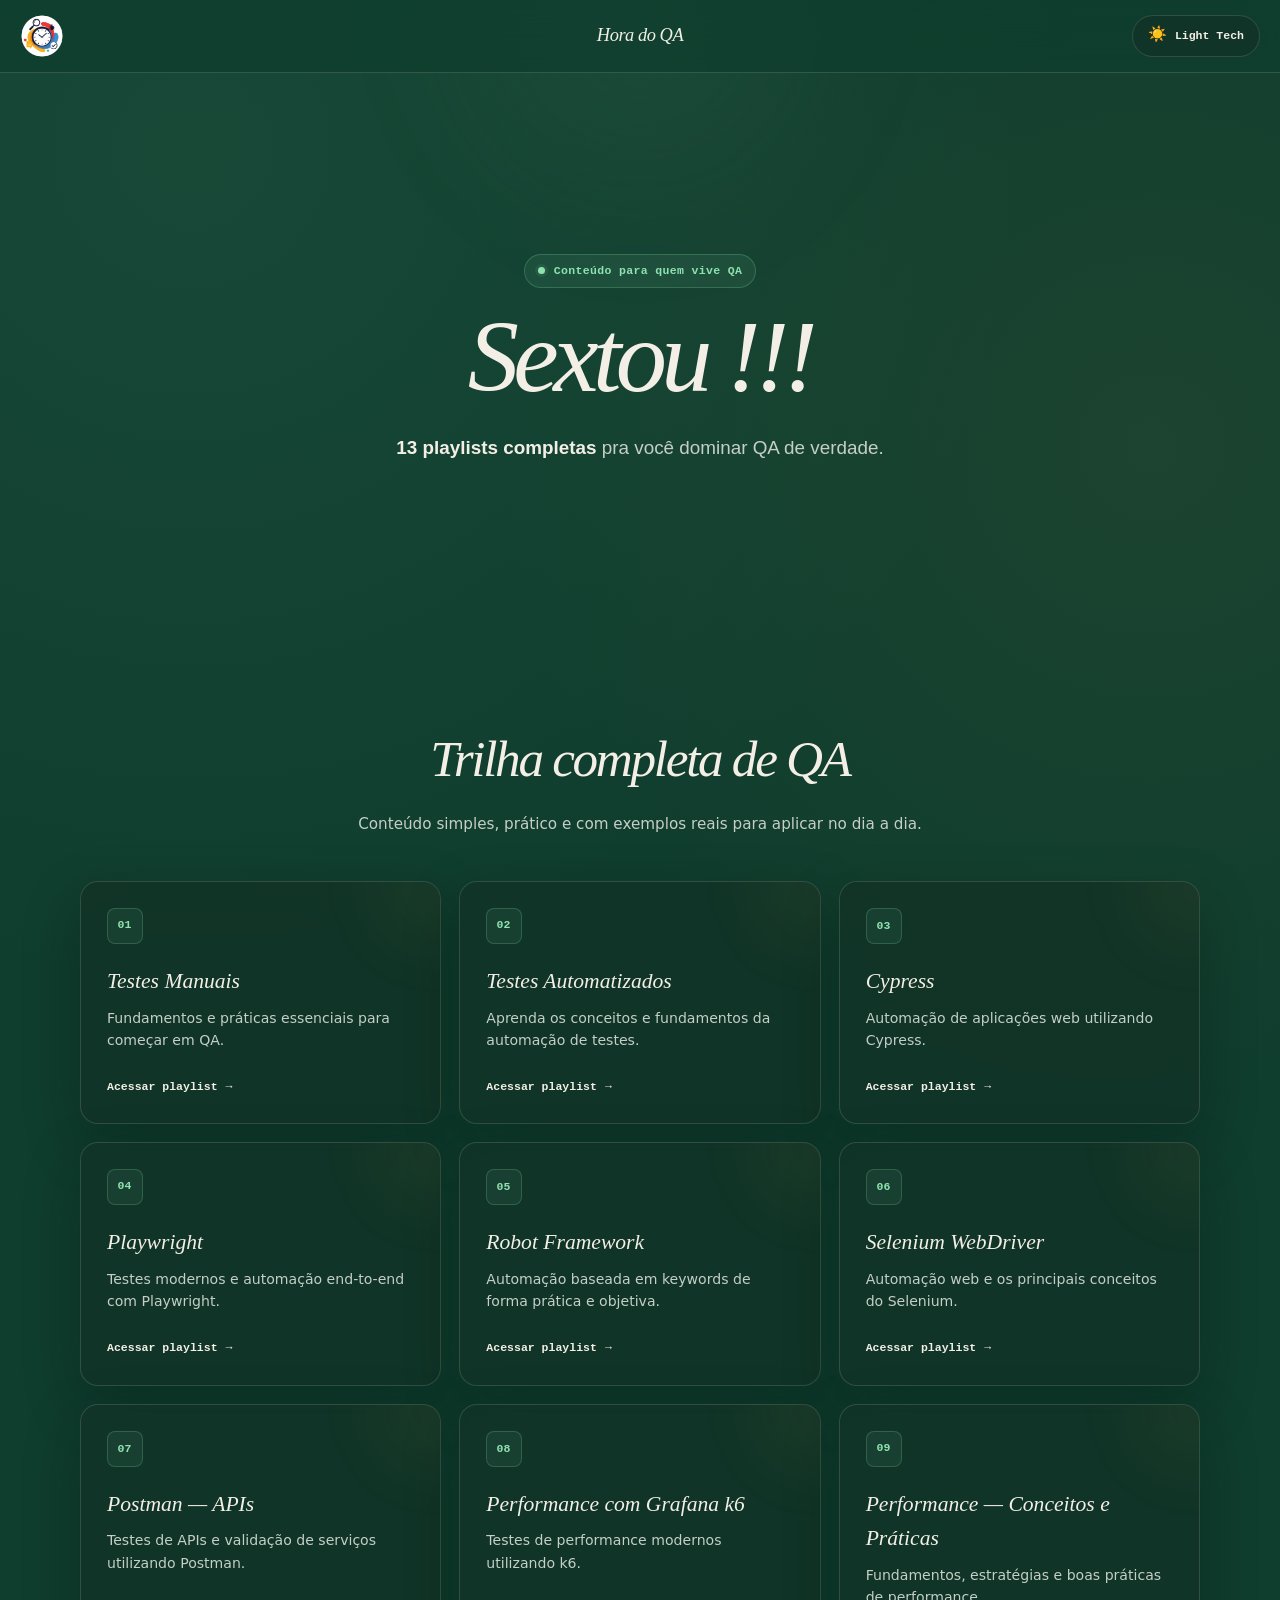
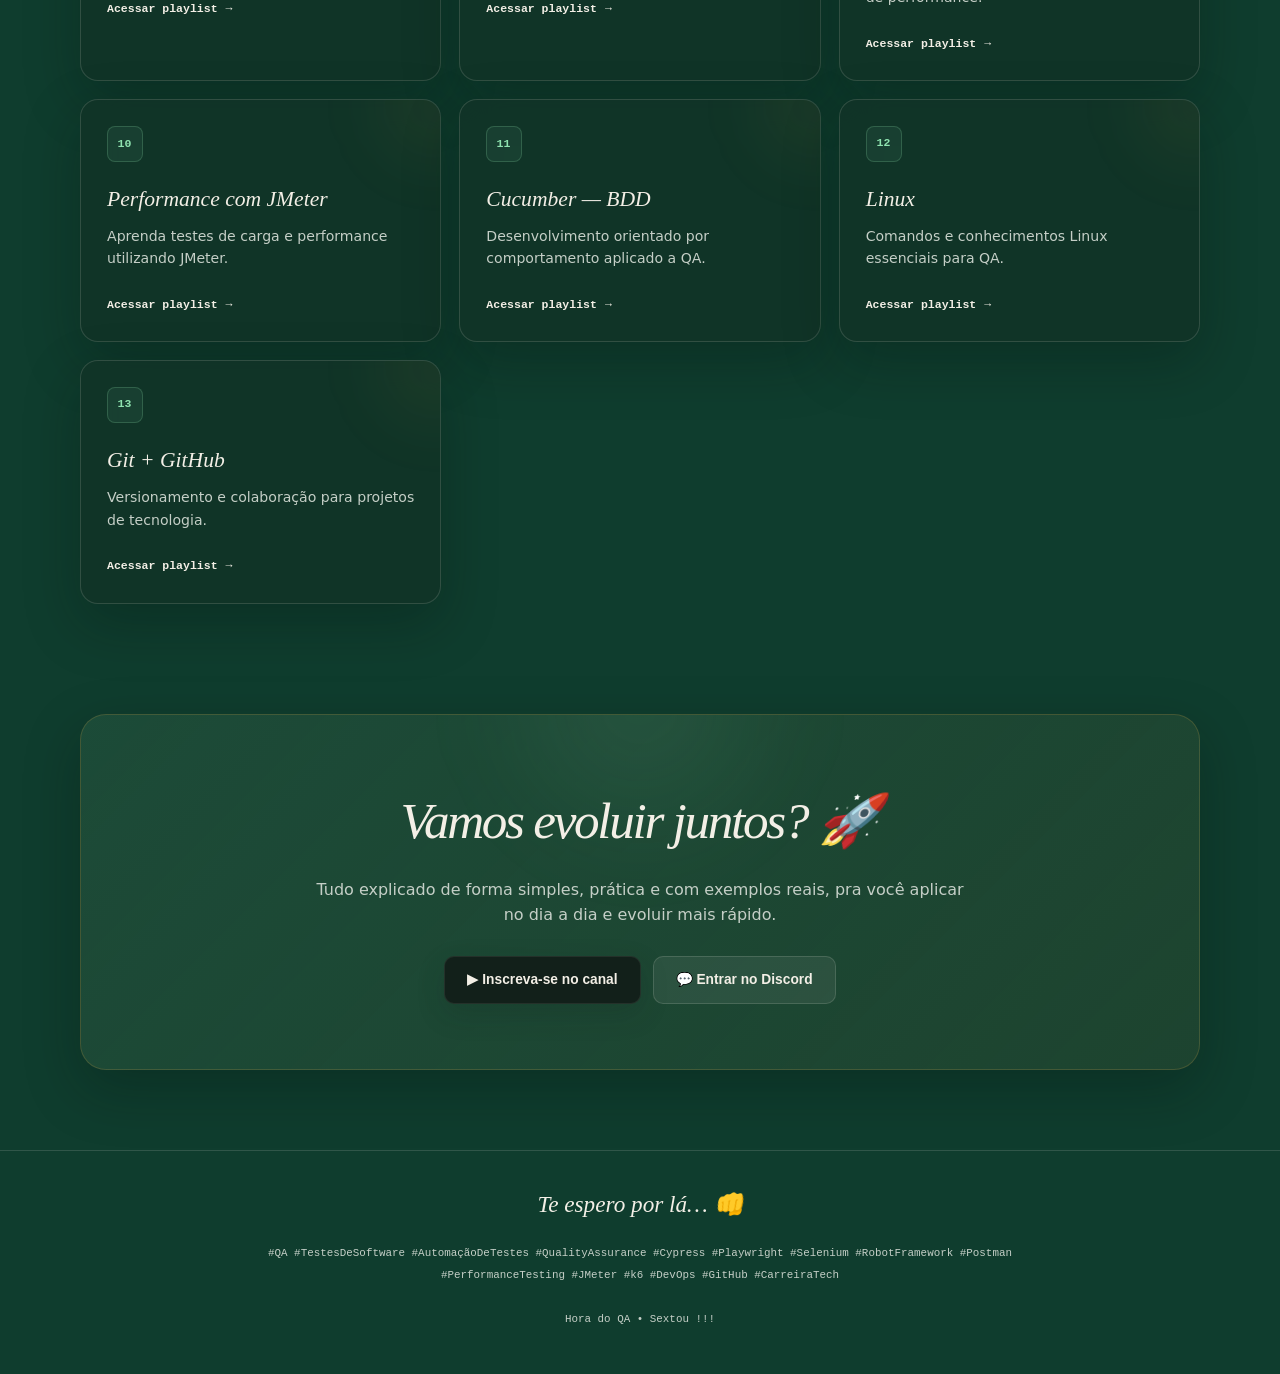
<file: index.html>
<!DOCTYPE html>
<html lang="pt-BR">

<head>
  <meta charset="UTF-8">
  <meta name="viewport" content="width=device-width, initial-scale=1.0">

  <link rel="icon" type="image/png" href="logo.png">
  <link rel="stylesheet" href="css/style.css">

  <meta name="description" content="13 playlists completas para você dominar QA de verdade — do básico ao avançado.">

  <title>Hora do QA — Sextou !!!</title>
</head>

<body>

  <!-- =========================
       TOPBAR
  ========================== -->

  <header class="topbar">
    <div class="topbar-content">

      <a class="brand" href="#" aria-label="Hora do QA — início">
        <img src="./logo.png" alt="Hora do QA" width="44" height="44">
      </a>

      <span class="topbar-title">Hora do QA</span>

      <button class="theme-toggle" id="themeToggle" type="button" aria-label="Ativar Light Tech">
        <span class="theme-icon" id="themeIcon">☀️</span>
        <span id="themeText">Light Tech</span>
      </button>

    </div>
  </header>

  <main>

    <!-- =========================
         HERO
    ========================== -->

    <section class="hero">

      <div class="container">

        <div class="badge">
          Conteúdo para quem vive QA
        </div>

        <h1>
          <span>Sextou !!!</span>
        </h1>

        <p class="hero-subtitle">
          <strong>13 playlists completas</strong>
          pra você dominar QA de verdade.
        </p>

      </div>

    </section>


    <!-- =========================
         PLAYLISTS
    ========================== -->

    <section class="section">

      <div class="container">

        <div class="section-header">

          <h2>Trilha completa de QA</h2>

          <p>
            Conteúdo simples, prático e com exemplos reais
            para aplicar no dia a dia.
          </p>

        </div>


        <div class="playlist-grid">

          <!-- 01 -->
          <article class="playlist">
            <div class="number">01</div>

            <h3>Testes Manuais</h3>

            <p>
              Fundamentos e práticas essenciais para começar em QA.
            </p>

            <a class="playlist-link" href="https://www.youtube.com/playlist?list=PLeE4t9Tme9VI3X8vPYK55GuOqUL7t9iPP"
              target="_blank" rel="noopener noreferrer">
              Acessar playlist
              <span class="arrow">→</span>
            </a>
          </article>


          <!-- 02 -->
          <article class="playlist">
            <div class="number">02</div>

            <h3>Testes Automatizados</h3>

            <p>
              Aprenda os conceitos e fundamentos da automação de testes.
            </p>

            <a class="playlist-link" href="https://www.youtube.com/playlist?list=PLeE4t9Tme9VLJqlPhLIAv7XvpLZ4UOIJm"
              target="_blank" rel="noopener noreferrer">
              Acessar playlist
              <span class="arrow">→</span>
            </a>
          </article>


          <!-- 03 -->
          <article class="playlist">
            <div class="number">03</div>

            <h3>Cypress</h3>

            <p>
              Automação de aplicações web utilizando Cypress.
            </p>

            <a class="playlist-link" href="https://www.youtube.com/playlist?list=PLeE4t9Tme9VKgzA9yTe6mtcZda1COlQL3"
              target="_blank" rel="noopener noreferrer">
              Acessar playlist
              <span class="arrow">→</span>
            </a>
          </article>


          <!-- 04 -->
          <article class="playlist">
            <div class="number">04</div>

            <h3>Playwright</h3>

            <p>
              Testes modernos e automação end-to-end com Playwright.
            </p>

            <a class="playlist-link" href="https://www.youtube.com/playlist?list=PLeE4t9Tme9VKN5Vx-d1Z-iQ_8w6UF4-Ys"
              target="_blank" rel="noopener noreferrer">
              Acessar playlist
              <span class="arrow">→</span>
            </a>
          </article>


          <!-- 05 -->
          <article class="playlist">
            <div class="number">05</div>

            <h3>Robot Framework</h3>

            <p>
              Automação baseada em keywords de forma prática e objetiva.
            </p>

            <a class="playlist-link" href="https://www.youtube.com/playlist?list=PLeE4t9Tme9VIPrx37F1EO0uk3vVweUZns"
              target="_blank" rel="noopener noreferrer">
              Acessar playlist
              <span class="arrow">→</span>
            </a>
          </article>


          <!-- 06 -->
          <article class="playlist">
            <div class="number">06</div>

            <h3>Selenium WebDriver</h3>

            <p>
              Automação web e os principais conceitos do Selenium.
            </p>

            <a class="playlist-link" href="https://www.youtube.com/playlist?list=PLeE4t9Tme9VIq6455bArB616Dxmunnnv3"
              target="_blank" rel="noopener noreferrer">
              Acessar playlist
              <span class="arrow">→</span>
            </a>
          </article>


          <!-- 07 -->
          <article class="playlist">
            <div class="number">07</div>

            <h3>Postman — APIs</h3>

            <p>
              Testes de APIs e validação de serviços utilizando Postman.
            </p>

            <a class="playlist-link" href="https://www.youtube.com/playlist?list=PLeE4t9Tme9VKaB_aarRsJljsTeu22YSLe"
              target="_blank" rel="noopener noreferrer">
              Acessar playlist
              <span class="arrow">→</span>
            </a>
          </article>


          <!-- 08 -->
          <article class="playlist">
            <div class="number">08</div>

            <h3>Performance com Grafana k6</h3>

            <p>
              Testes de performance modernos utilizando k6.
            </p>

            <a class="playlist-link" href="https://www.youtube.com/playlist?list=PLeE4t9Tme9VJabXS_eotTNh2Fg92hf9cX"
              target="_blank" rel="noopener noreferrer">
              Acessar playlist
              <span class="arrow">→</span>
            </a>
          </article>


          <!-- 09 -->
          <article class="playlist">
            <div class="number">09</div>

            <h3>Performance — Conceitos e Práticas</h3>

            <p>
              Fundamentos, estratégias e boas práticas de performance.
            </p>

            <a class="playlist-link" href="https://www.youtube.com/playlist?list=PLeE4t9Tme9VKP-6o10Un6J_gsgTA-LTBh"
              target="_blank" rel="noopener noreferrer">
              Acessar playlist
              <span class="arrow">→</span>
            </a>
          </article>


          <!-- 10 -->
          <article class="playlist">
            <div class="number">10</div>

            <h3>Performance com JMeter</h3>

            <p>
              Aprenda testes de carga e performance utilizando JMeter.
            </p>

            <a class="playlist-link" href="https://www.youtube.com/playlist?list=PLeE4t9Tme9VJR3kLwJl_U69lXO495E6Zn"
              target="_blank" rel="noopener noreferrer">
              Acessar playlist
              <span class="arrow">→</span>
            </a>
          </article>


          <!-- 11 -->
          <article class="playlist">
            <div class="number">11</div>

            <h3>Cucumber — BDD</h3>

            <p>
              Desenvolvimento orientado por comportamento aplicado a QA.
            </p>

            <a class="playlist-link" href="https://www.youtube.com/playlist?list=PLeE4t9Tme9VLx7w7qL4CrqyKuE1M8nWpR"
              target="_blank" rel="noopener noreferrer">
              Acessar playlist
              <span class="arrow">→</span>
            </a>
          </article>


          <!-- 12 -->
          <article class="playlist">
            <div class="number">12</div>

            <h3>Linux</h3>

            <p>
              Comandos e conhecimentos Linux essenciais para QA.
            </p>

            <a class="playlist-link" href="https://www.youtube.com/playlist?list=PLeE4t9Tme9VIk_ejM3a7E0wGJXy-Adohs"
              target="_blank" rel="noopener noreferrer">
              Acessar playlist
              <span class="arrow">→</span>
            </a>
          </article>


          <!-- 13 -->
          <article class="playlist">
            <div class="number">13</div>

            <h3>Git + GitHub</h3>

            <p>
              Versionamento e colaboração para projetos de tecnologia.
            </p>

            <a class="playlist-link" href="https://www.youtube.com/playlist?list=PLeE4t9Tme9VJkrgF4uj-CpnZ4ZHPMbXlf"
              target="_blank" rel="noopener noreferrer">
              Acessar playlist
              <span class="arrow">→</span>
            </a>
          </article>

        </div>

      </div>

    </section>


    <!-- =========================
         CTA
    ========================== -->

    <section class="container">

      <div class="cta">

        <div class="cta-content">

          <h2>Vamos evoluir juntos? 🚀</h2>

          <p>
            Tudo explicado de forma simples, prática e com exemplos reais,
            pra você aplicar no dia a dia e evoluir mais rápido.
          </p>

          <div class="buttons">

            <a class="btn btn-primary" href="https://www.youtube.com/@horadoqa" target="_blank"
              rel="noopener noreferrer">
              ▶ Inscreva-se no canal
            </a>

            <a class="btn btn-secondary" href="https://discord.gg/8h2HHdKPe5" target="_blank" rel="noopener noreferrer">
              💬 Entrar no Discord
            </a>

          </div>

        </div>

      </div>

    </section>

  </main>


  <!-- =========================
       FOOTER
  ========================== -->

  <footer>

    <div class="container">

      <div class="footer-message">
        Te espero por lá… 👊
      </div>

      <p class="hashtags">
        #QA #TestesDeSoftware #AutomaçãoDeTestes #QualityAssurance
        #Cypress #Playwright #Selenium #RobotFramework #Postman
        #PerformanceTesting #JMeter #k6 #DevOps #GitHub #CarreiraTech
      </p>

      <div class="copyright">
        Hora do QA • Sextou !!!
      </div>

    </div>

  </footer>


  <script src="js/script.js"></script>

</body>

</html>
</file>
<file: css/style.css>
/* =========================================
RESET
========================================= */

* {
    margin: 0;
    padding: 0;
    box-sizing: border-box;
}

html {
    scroll-behavior: smooth;
}

body {
    min-height: 100vh;

    font-family:
        "Manrope",
        ui-sans-serif,
        system-ui,
        sans-serif;

    color: var(--text);

    background:
        radial-gradient(
            circle at 15% 5%,
            var(--glow-green),
            transparent 28%
        ),
        radial-gradient(
            circle at 90% 15%,
            var(--glow-gold),
            transparent 24%
        ),
        var(--bg);

    line-height: 1.6;

    transition:
        background 0.35s ease,
        color 0.35s ease;
}

a {
    color: inherit;
    text-decoration: none;
}

button {
    font: inherit;
}


/* =========================================
DARK — VERDE PROFUNDO
========================================= */

:root,
html[data-theme="dark"] {

    --bg: #0F3D2E;
    --bg-secondary: #153F31;

    --card: rgba(18, 52, 39, 0.88);
    --card-hover: rgba(27, 66, 49, 0.96);

    --primary: #C99A44;
    --primary-light: #D9B66B;

    --green: #8FE3B0;
    --green-dark: #3F6F52;

    --gold: #C99A44;
    --gold-light: #D9B66B;

    --text: #F3EFE6;
    --text-secondary: #C5CFC7;

    --ink: #12201A;

    --border: rgba(243, 239, 230, 0.14);

    --shadow:
        0 20px 55px rgba(3, 19, 13, 0.28);

    --glow-green: rgba(143, 227, 176, 0.07);
    --glow-gold: rgba(201, 154, 68, 0.07);

    --topbar-bg: rgba(15, 61, 46, 0.72);

    --button-secondary:
        rgba(243, 239, 230, 0.07);

    color-scheme: dark;
}


/* =========================================
LIGHT — MARFIM
========================================= */

html[data-theme="light"] {

    --bg: #F3EFE6;
    --bg-secondary: #FAF8F2;

    --card: rgba(255, 255, 255, 0.72);
    --card-hover: #FFFFFF;

    --primary: #0F3D2E;
    --primary-light: #3F6F52;

    --green: #8FE3B0;
    --green-dark: #3F6F52;

    --gold: #C99A44;
    --gold-light: #B98732;

    --text: #12201A;
    --text-secondary: #58675E;

    --ink: #12201A;

    --border: rgba(18, 32, 26, 0.12);

    --shadow:
        0 20px 55px rgba(38, 48, 42, 0.10);

    --glow-green: rgba(63, 111, 82, 0.07);
    --glow-gold: rgba(201, 154, 68, 0.08);

    --topbar-bg: rgba(243, 239, 230, 0.78);

    --button-secondary:
        rgba(18, 32, 26, 0.055);

    color-scheme: light;
}


/* =========================================
CONTAINER
========================================= */

.container {
    width: min(1120px, calc(100% - 40px));
    margin: 0 auto;
}


/* =========================================
TOPBAR
========================================= */

.topbar {
    position: fixed;

    top: 0;
    left: 0;

    width: 100%;

    z-index: 100;

    background: var(--topbar-bg);

    border-bottom:
        1px solid var(--border);

    -webkit-backdrop-filter: blur(16px);
    backdrop-filter: blur(16px);

    transition:
        background 0.35s ease,
        border-color 0.35s ease;
}

.topbar-content {
    width: 100%;

    min-height: 72px;

    padding: 0 20px;

    display: grid;

    grid-template-columns:
        1fr auto 1fr;

    align-items: center;

    gap: 20px;
}


/* =========================================
BRAND
========================================= */

.brand {
    display: inline-flex;

    align-items: center;

    justify-self: start;
}

.brand img {
    width: 44px;
    height: 44px;

    object-fit: contain;

    border-radius: 50%;
}


/* =========================================
TOPBAR TITLE
========================================= */

.topbar-title {
    justify-self: center;

    font-family:
        "Newsreader",
        Georgia,
        serif;

    font-size: 1.15rem;

    font-weight: 500;

    font-style: italic;

    letter-spacing: -0.025em;

    white-space: nowrap;
}


/* =========================================
THEME TOGGLE
========================================= */

.theme-toggle {
    justify-self: end;

    display: inline-flex;

    align-items: center;
    justify-content: center;

    gap: 8px;

    min-height: 42px;

    padding: 0 15px;

    border:
        1px solid var(--border);

    border-radius: 999px;

    color: var(--text);

    background: var(--card);

    cursor: pointer;

    font-family:
        "JetBrains Mono",
        monospace;

    font-size: 0.72rem;

    font-weight: 600;

    transition:
        transform 0.2s ease,
        background 0.25s ease,
        border-color 0.25s ease,
        box-shadow 0.25s ease;
}

.theme-toggle:hover {
    transform: translateY(-2px);

    border-color:
        rgba(201, 154, 68, 0.55);

    box-shadow:
        0 8px 24px rgba(201, 154, 68, 0.12);
}

.theme-icon {
    font-size: 0.95rem;
    line-height: 1;
}


/* =========================================
HERO
========================================= */

.hero {
    min-height: 72vh;

    display: flex;

    align-items: center;
    justify-content: center;

    text-align: center;

    padding:
        130px 0 60px;

    position: relative;

    overflow: hidden;
}

.hero::before {
    content: "";

    position: absolute;

    width: 520px;
    height: 520px;

    border-radius: 50%;

    background:
        radial-gradient(
            circle,
            rgba(63, 111, 82, 0.20),
            transparent 68%
        );

    filter: blur(35px);

    top: -240px;
    left: 50%;

    transform:
        translateX(-50%);

    pointer-events: none;
}


/* =========================================
LOGO
========================================= */

.logo {
    width: 100px;
    height: 100px;

    margin:
        0 auto 28px;

    border-radius: 50%;

    display: flex;

    align-items: center;
    justify-content: center;

    background:
        linear-gradient(
            145deg,
            var(--bg-secondary),
            var(--bg)
        );

    border:
        1px solid
        rgba(201, 154, 68, 0.42);

    box-shadow:
        0 0 0 6px
        rgba(201, 154, 68, 0.045),

        0 18px 45px
        rgba(3, 19, 13, 0.18),

        inset 0 0 25px
        rgba(201, 154, 68, 0.05);

    position: relative;

    z-index: 1;

    overflow: hidden;
}

.logo img {
    width: 100%;
    height: 100%;

    object-fit: cover;
}


/* =========================================
BADGE / STATUS
========================================= */

.badge {
    display: inline-flex;

    align-items: center;

    gap: 9px;

    padding:
        7px 13px;

    border-radius: 999px;

    background:
        rgba(143, 227, 176, 0.08);

    border:
        1px solid
        rgba(143, 227, 176, 0.22);

    color: var(--green);

    font-family:
        "JetBrains Mono",
        monospace;

    font-size: 0.72rem;

    font-weight: 600;

    letter-spacing: 0.03em;

    margin-bottom: 22px;
}

.badge::before {
    content: "";

    width: 7px;
    height: 7px;

    border-radius: 50%;

    background: var(--green);

    box-shadow:
        0 0 0 3px
        rgba(143, 227, 176, 0.08);
}


/* =========================================
TYPOGRAPHY
========================================= */

h1 {
    font-family:
        "Newsreader",
        Georgia,
        serif;

    font-size:
        clamp(3.2rem, 8vw, 6.8rem);

    line-height: 0.91;

    letter-spacing: -0.055em;

    font-weight: 500;

    font-style: italic;

    margin-bottom: 28px;
}

h1 span {
    color: var(--text);

    background: none;

    -webkit-background-clip: initial;
    background-clip: initial;
}

.hero-subtitle {
    max-width: 720px;

    margin: 0 auto;

    color: var(--text-secondary);

    font-family:
        "Manrope",
        sans-serif;

    font-size:
        clamp(1rem, 2vw, 1.18rem);

    line-height: 1.75;
}

.hero-subtitle strong {
    color: var(--text);

    font-weight: 700;
}


/* =========================================
SECTION
========================================= */

.section {
    padding: 70px 0;
}

.section-header {
    text-align: center;

    margin-bottom: 45px;
}

.section-header h2 {
    font-family:
        "Newsreader",
        Georgia,
        serif;

    font-size:
        clamp(2.3rem, 4vw, 3.6rem);

    font-weight: 500;

    font-style: italic;

    letter-spacing: -0.045em;

    margin-bottom: 12px;
}

.section-header p {
    color: var(--text-secondary);

    font-size: 0.95rem;
}


/* =========================================
PLAYLIST GRID
========================================= */

.playlist-grid {
    display: grid;

    grid-template-columns:
        repeat(3, 1fr);

    gap: 18px;
}


/* =========================================
PLAYLIST CARD
========================================= */

.playlist {
    position: relative;

    padding: 26px;

    border-radius: 18px;

    background: var(--card);

    border:
        1px solid var(--border);

    box-shadow: var(--shadow);

    -webkit-backdrop-filter: blur(18px);
    backdrop-filter: blur(18px);

    transition:
        transform 0.25s ease,
        border-color 0.25s ease,
        background 0.25s ease,
        box-shadow 0.25s ease;

    overflow: hidden;
}

.playlist::before {
    content: "";

    position: absolute;

    width: 120px;
    height: 120px;

    border-radius: 50%;

    background:
        rgba(201, 154, 68, 0.055);

    filter: blur(30px);

    top: -55px;
    right: -55px;

    pointer-events: none;
}

.playlist:hover {
    transform: translateY(-5px);

    background: var(--card-hover);

    border-color:
        rgba(201, 154, 68, 0.34);

    box-shadow:
        0 24px 60px
        rgba(3, 19, 13, 0.16);
}


/* =========================================
NUMBER / TECH LABEL
========================================= */

.number {
    width: 36px;
    height: 36px;

    border-radius: 8px;

    display: flex;

    align-items: center;
    justify-content: center;

    background:
        rgba(143, 227, 176, 0.07);

    border:
        1px solid
        rgba(143, 227, 176, 0.20);

    color: var(--green);

    font-family:
        "JetBrains Mono",
        monospace;

    font-weight: 600;

    font-size: 0.72rem;

    margin-bottom: 20px;
}

.playlist h3 {
    font-family:
        "Newsreader",
        Georgia,
        serif;

    font-size: 1.35rem;

    font-weight: 500;

    font-style: italic;

    margin-bottom: 8px;

    position: relative;
}

.playlist p {
    color: var(--text-secondary);

    font-size: 0.88rem;

    margin-bottom: 20px;
}


/* =========================================
PLAYLIST LINK
========================================= */

.playlist-link {
    display: inline-flex;

    align-items: center;

    gap: 8px;

    color: var(--text);

    font-family:
        "JetBrains Mono",
        monospace;

    font-size: 0.72rem;

    font-weight: 600;

    transition:
        color 0.2s ease;
}

.playlist-link:hover {
    color: var(--gold-light);
}

.arrow {
    transition:
        transform 0.2s ease;
}

.playlist-link:hover .arrow {
    transform:
        translateX(4px);
}


/* =========================================
CTA
========================================= */

.cta {
    margin:
        40px 0 80px;

    padding:
        65px 40px;

    text-align: center;

    border-radius: 26px;

    position: relative;

    overflow: hidden;

    background:
        linear-gradient(
            135deg,
            rgba(63, 111, 82, 0.28),
            rgba(201, 154, 68, 0.08)
        );

    border:
        1px solid
        rgba(201, 154, 68, 0.22);

    box-shadow: var(--shadow);
}

.cta::before {
    content: "";

    position: absolute;

    width: 360px;
    height: 360px;

    background:
        radial-gradient(
            circle,
            rgba(143, 227, 176, 0.09),
            transparent 68%
        );

    filter: blur(40px);

    border-radius: 50%;

    top: -190px;
    left: 50%;

    transform:
        translateX(-50%);
}

.cta-content {
    position: relative;

    z-index: 1;
}

.cta h2 {
    font-family:
        "Newsreader",
        Georgia,
        serif;

    font-size:
        clamp(2.3rem, 4vw, 3.7rem);

    font-weight: 500;

    font-style: italic;

    letter-spacing: -0.045em;

    margin-bottom: 15px;
}

.cta p {
    max-width: 650px;

    margin:
        0 auto 28px;

    color: var(--text-secondary);
}


/* =========================================
BUTTONS
========================================= */

.buttons {
    display: flex;

    justify-content: center;

    flex-wrap: wrap;

    gap: 12px;
}

.btn {
    display: inline-flex;

    align-items: center;
    justify-content: center;

    gap: 9px;

    min-height: 48px;

    padding:
        0 22px;

    border-radius: 10px;

    font-family:
        "Manrope",
        sans-serif;

    font-weight: 800;

    font-size: 0.86rem;

    transition:
        transform 0.2s ease,
        box-shadow 0.2s ease,
        background 0.2s ease;
}

.btn:hover {
    transform:
        translateY(-3px);
}


/* =========================================
PRIMARY BUTTON
========================================= */

.btn-primary {
    color: #F3EFE6;

    background:
        var(--ink);

    border:
        1px solid
        rgba(243, 239, 230, 0.08);

    box-shadow:
        0 10px 28px
        rgba(18, 32, 26, 0.18);
}

.btn-primary:hover {
    box-shadow:
        0 14px 32px
        rgba(18, 32, 26, 0.25);
}


/* =========================================
SECONDARY BUTTON
========================================= */

.btn-secondary {
    color: var(--text);

    background:
        var(--button-secondary);

    border:
        1px solid var(--border);
}

.btn-secondary:hover {
    border-color:
        rgba(201, 154, 68, 0.45);
}


/* =========================================
PASS / APPROVED
Use sparingly
========================================= */

.pass {
    display: inline-flex;

    align-items: center;

    gap: 7px;

    color: var(--green);

    font-family:
        "JetBrains Mono",
        monospace;

    font-size: 0.7rem;

    font-weight: 600;

    letter-spacing: 0.04em;

    text-transform: uppercase;
}

.pass::before {
    content: "✓";

    display: inline-flex;

    align-items: center;
    justify-content: center;

    width: 17px;
    height: 17px;

    border-radius: 50%;

    color: var(--ink);

    background:
        var(--green);
}


/* =========================================
TECH META / TAGS
========================================= */

.tag,
.meta,
.status {
    font-family:
        "JetBrains Mono",
        monospace;

    font-size: 0.68rem;

    font-weight: 500;

    letter-spacing: 0.035em;
}

.tag {
    display: inline-flex;

    padding:
        5px 8px;

    border-radius: 5px;

    color: var(--text-secondary);

    background:
        rgba(243, 239, 230, 0.055);

    border:
        1px solid var(--border);
}


/* =========================================
FOOTER
========================================= */

footer {
    border-top:
        1px solid var(--border);

    padding:
        35px 0 45px;

    text-align: center;
}

.footer-message {
    font-family:
        "Newsreader",
        Georgia,
        serif;

    font-size: 1.45rem;

    font-weight: 500;

    font-style: italic;

    margin-bottom: 20px;
}

.hashtags {
    max-width: 850px;

    margin: 0 auto;

    color: var(--text-secondary);

    font-family:
        "JetBrains Mono",
        monospace;

    font-size: 0.68rem;

    line-height: 2;
}

.copyright {
    margin-top: 25px;

    color: var(--text-secondary);

    font-family:
        "JetBrains Mono",
        monospace;

    font-size: 0.68rem;
}


/* =========================================
RESPONSIVE
========================================= */

@media (max-width: 900px) {

    .playlist-grid {
        grid-template-columns:
            repeat(2, 1fr);
    }
}


@media (max-width: 600px) {

    .container {
        width:
            min(
                100% - 28px,
                1120px
            );
    }

    .topbar-content {
        min-height: 64px;

        padding:
            0 14px;
    }

    .brand img {
        width: 40px;
        height: 40px;
    }

    .theme-toggle {
        padding:
            0 12px;
    }

    .hero {
        min-height: auto;

        padding:
            110px 0 50px;
    }

    h1 {
        font-size:
            clamp(3rem, 16vw, 4.5rem);

        line-height: 0.92;
    }

    .playlist-grid {
        grid-template-columns: 1fr;
    }

    .section {
        padding:
            50px 0;
    }

    .cta {
        padding:
            45px 22px;

        border-radius: 22px;

        margin-bottom: 50px;
    }

    .buttons {
        flex-direction: column;
    }

    .btn {
        width: 100%;
    }

    #themeText {
        display: none;
    }
}


/* =========================================
REDUCED MOTION
========================================= */

@media (prefers-reduced-motion: reduce) {

    html {
        scroll-behavior: auto;
    }

    *,
    *::before,
    *::after {
        transition: none !important;
    }
}
</file>
